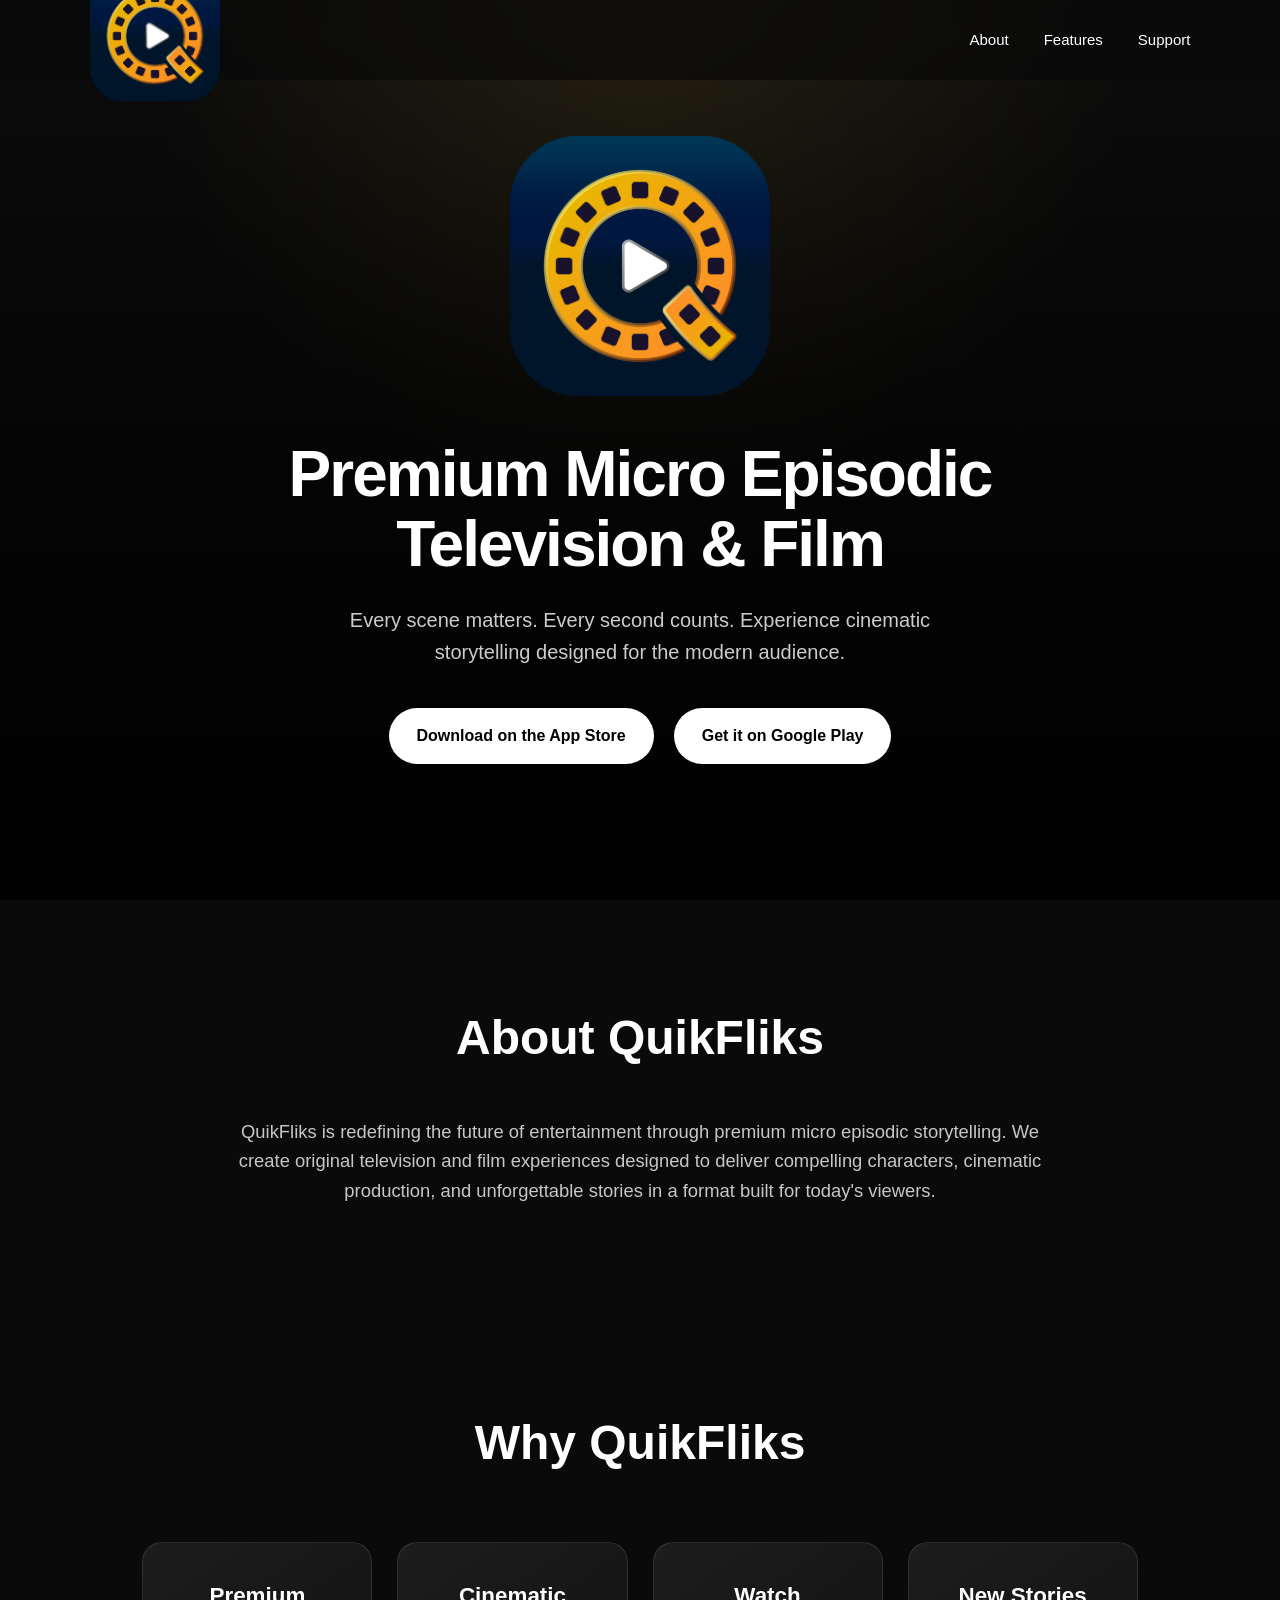
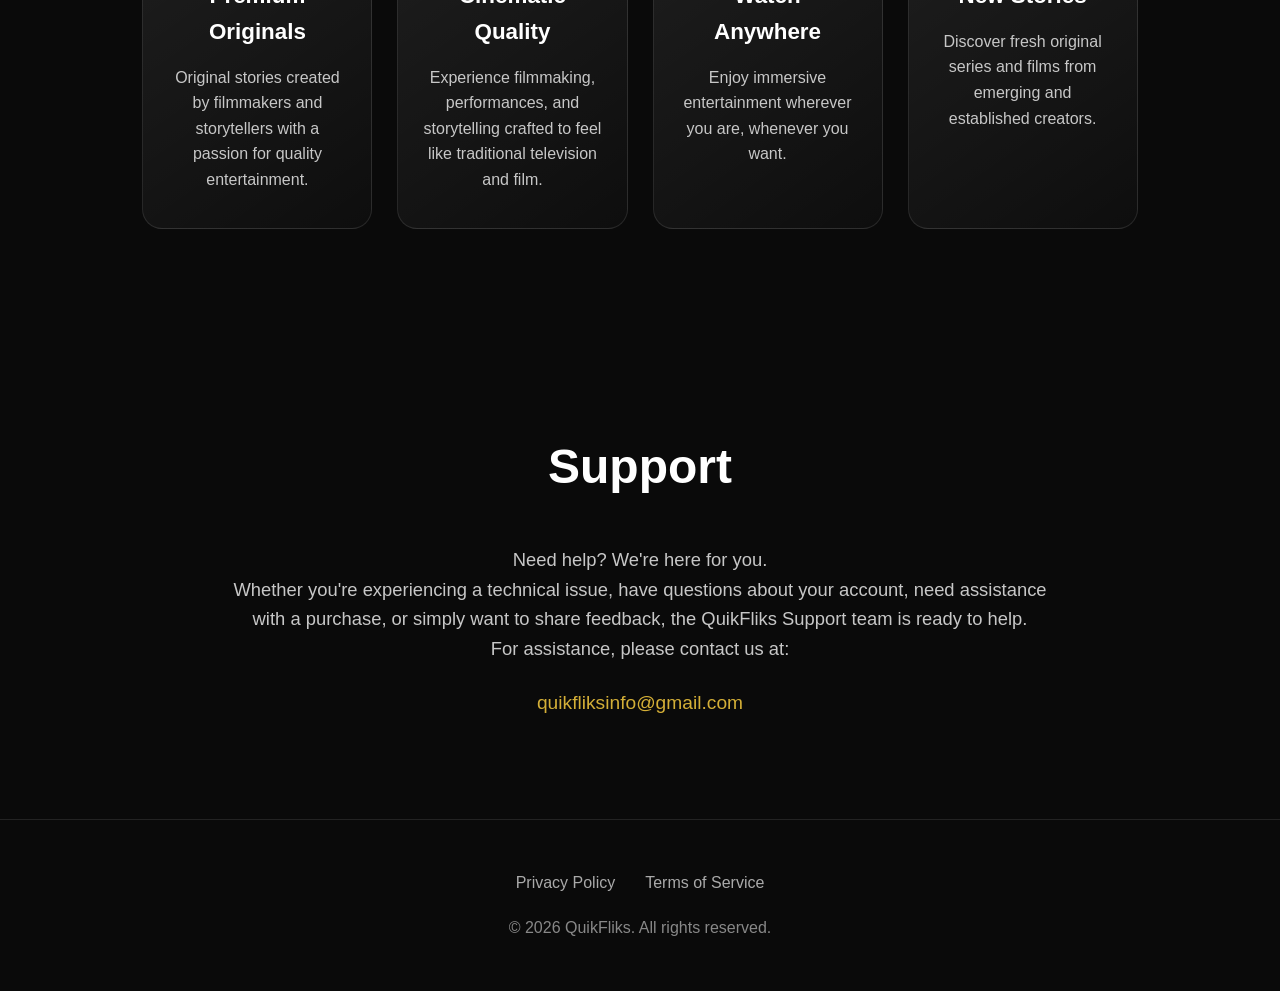
<file: index.html>
<!DOCTYPE html>
<html lang="en">
<head>
    <meta charset="UTF-8">
    <meta name="viewport" content="width=device-width, initial-scale=1.0">

    <title>QuikFliks | Premium Micro Episodic Television & Film</title>

    <meta name="description" content="QuikFliks delivers premium micro episodic television and film. Experience cinematic storytelling, one scene at a time.">

    <meta property="og:title" content="QuikFliks | Premium Micro Episodic Television & Film">
    <meta property="og:description" content="Cinematic stories crafted for today's audience.">
    <meta property="og:type" content="website">

    <link rel="stylesheet" href="style.css">

    <link rel="icon" href="images/favicon.ico">
</head>

<body>

<header class="navbar">
    <div class="logo">
        <img src="images/logo.png" alt="QuikFliks Logo">
    </div>

    <nav>
        <a href="#about">About</a>
        <a href="#features">Features</a>
        <a href="#support">Support</a>
    </nav>
</header>


<section class="hero">

    <div class="hero-overlay"></div>

    <div class="hero-content">

        <img class="hero-logo" src="images/logo.png" alt="QuikFliks">

        <h1>
            Premium Micro Episodic<br>
            Television & Film
        </h1>

        <p>
            Every scene matters. Every second counts.
            Experience cinematic storytelling designed for the modern audience.
        </p>

        <div class="download-buttons">

            <a href="https://apps.apple.com/us/app/quikfliks/id6752529873" class="store-button" target="_blank" rel="noopener noreferrer">
                Download on the App Store
            </a>

            <a href="https://play.google.com/store/apps/details?id=com.quikflikmovies.quikflikshorts&hl=en_US&pli=1" class="store-button" target="_blank" rel="noopener noreferrer">
                Get it on Google Play
            </a>

        </div>

    </div>

</section>



<section id="about" class="section">

    <h2>About QuikFliks</h2>

    <p>
        QuikFliks is redefining the future of entertainment through premium
        micro episodic storytelling. We create original television and film
        experiences designed to deliver compelling characters, cinematic
        production, and unforgettable stories in a format built for today's
        viewers.
    </p>

</section>



<section id="features" class="section">

    <h2>Why QuikFliks</h2>


    <div class="cards">


        <div class="card">

            <h3>Premium Originals</h3>

            <p>
                Original stories created by filmmakers and storytellers
                with a passion for quality entertainment.
            </p>

        </div>



        <div class="card">

            <h3>Cinematic Quality</h3>

            <p>
                Experience filmmaking, performances, and storytelling
                crafted to feel like traditional television and film.
            </p>

        </div>



        <div class="card">

            <h3>Watch Anywhere</h3>

            <p>
                Enjoy immersive entertainment wherever you are,
                whenever you want.
            </p>

        </div>



        <div class="card">

            <h3>New Stories</h3>

            <p>
                Discover fresh original series and films from emerging
                and established creators.
            </p>

        </div>


    </div>

</section>




<section id="support" class="section support">

    <h2>Support</h2>

    <p>
        Need help? We're here for you.
    </p>


    <p>
        Whether you're experiencing a technical issue, have questions about
        your account, need assistance with a purchase, or simply want to
        share feedback, the QuikFliks Support team is ready to help.
    </p>


    <p>
        For assistance, please contact us at:
    </p>


    <a class="email" href="mailto:quikfliksinfo@gmail.com">
        quikfliksinfo@gmail.com
    </a>


</section>




<footer>

    <div class="footer-links">

        <a href="privacy.html">
            Privacy Policy
        </a>

        <a href="terms.html">
            Terms of Service
        </a>

    </div>


    <p>
        © 2026 QuikFliks. All rights reserved.
    </p>

</footer>



<script src="script.js"></script>

</body>
</html>
</file>
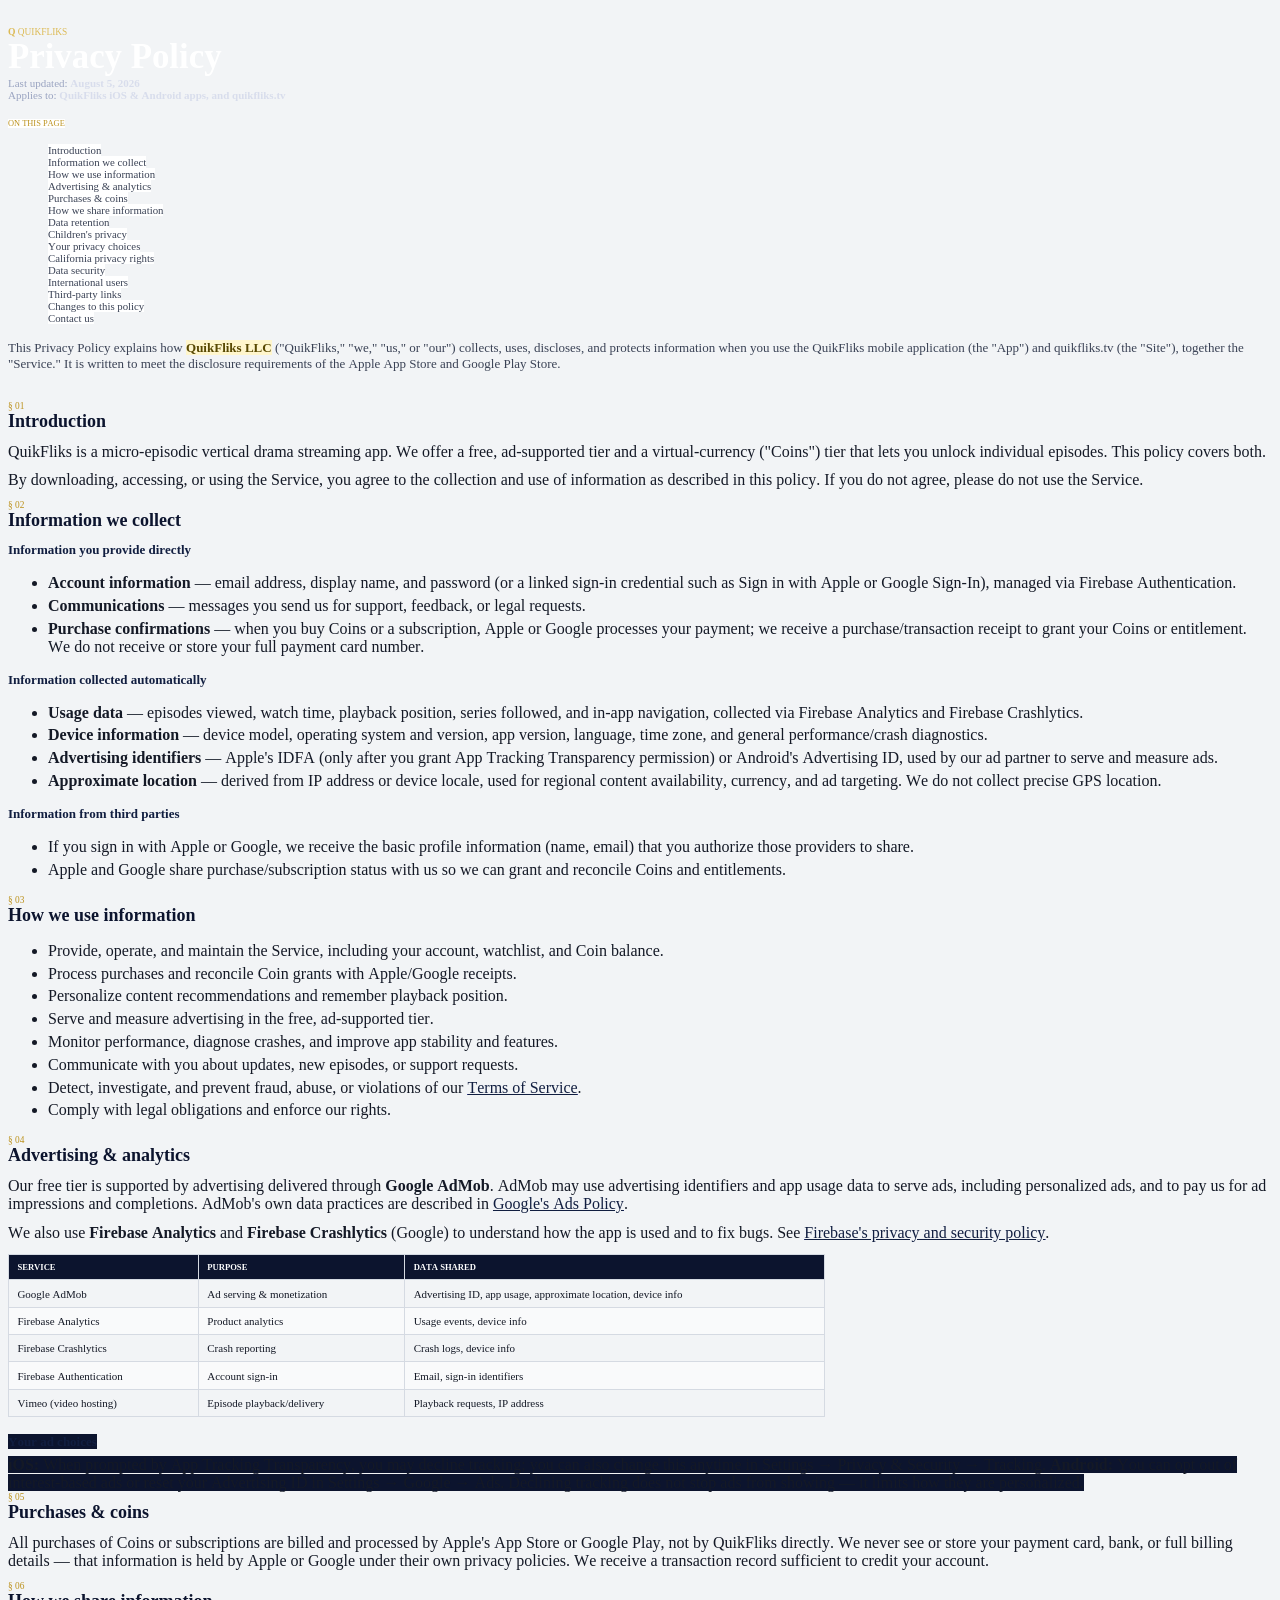
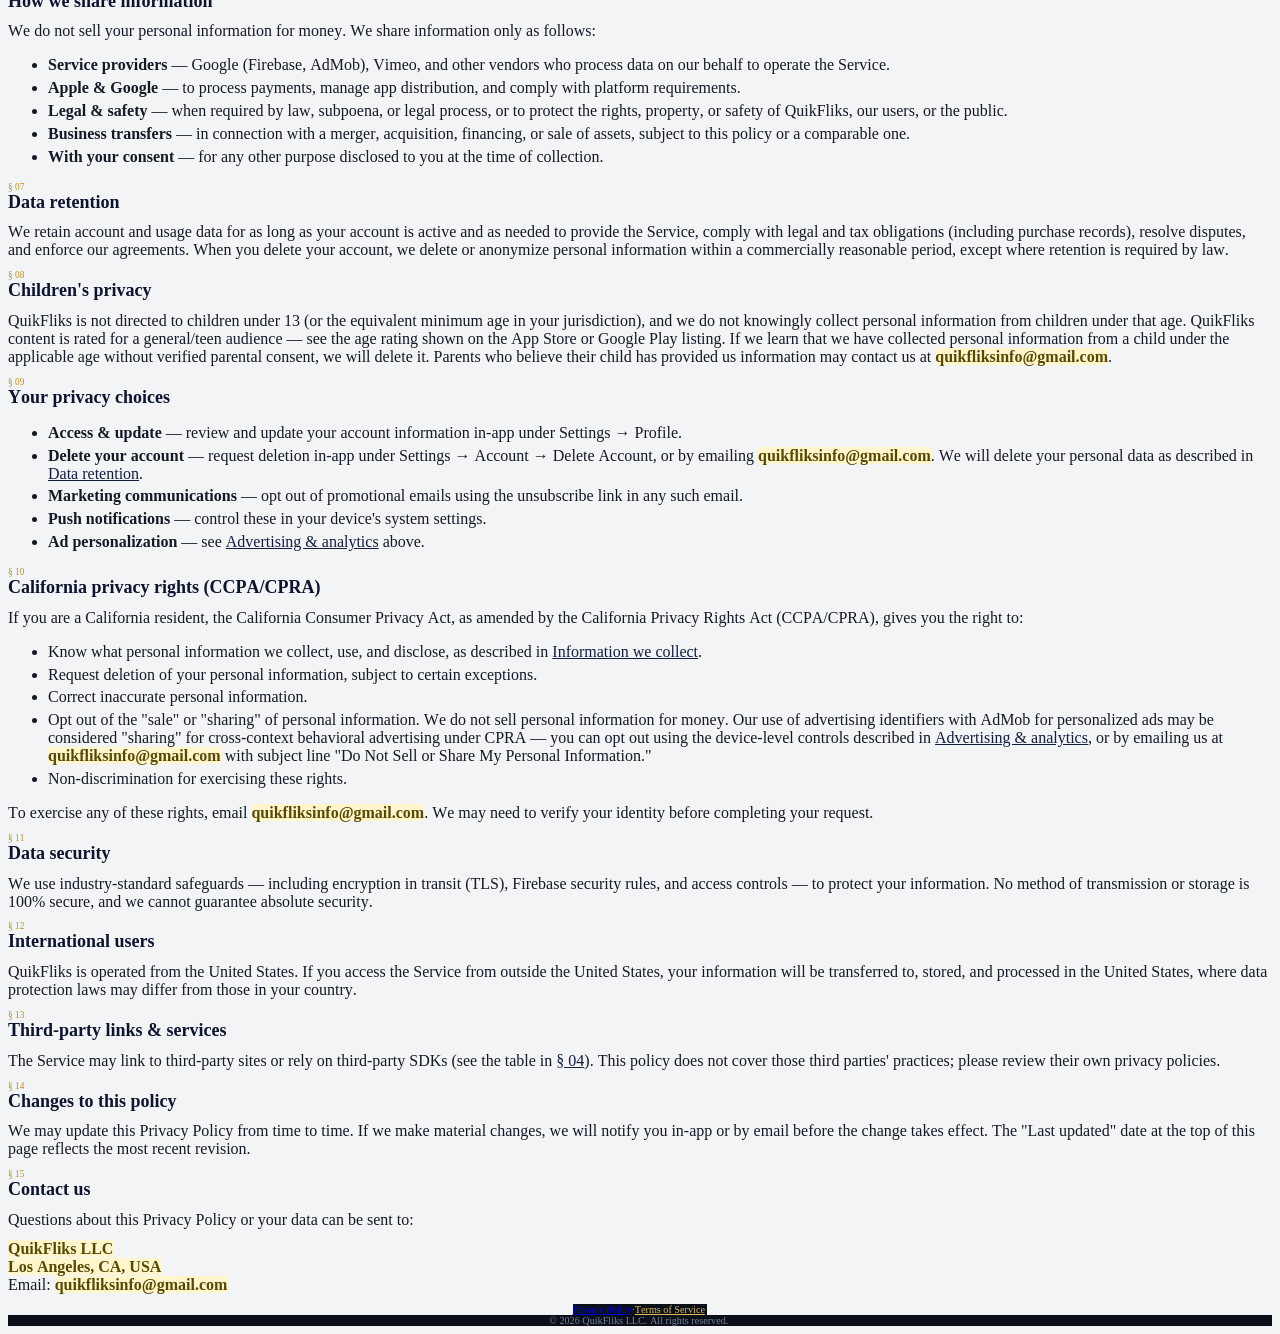
<file: privacy.html>
<!DOCTYPE html PUBLIC "-//W3C//DTD HTML 4.01//EN" "http://www.w3.org/TR/html4/strict.dtd">
<html>
<head>
  <meta http-equiv="Content-Type" content="text/html; charset=utf-8">
  <meta http-equiv="Content-Style-Type" content="text/css">
  <title>Privacy Policy — QuikFliks</title>
  <meta name="Description" content="QuikFliks Privacy Policy — how we collect, use, and protect your information.">
  <meta name="Generator" content="Cocoa HTML Writer">
  <meta name="CocoaVersion" content="2022.7">
  <style type="text/css">
    body {background-color: #f2f4f6}
    p.p1 {margin: 0.0px 0.0px 0.0px 0.0px; line-height: 26.4px; font: 16.0px 'Helvetica Neue'; color: #eaedf6; -webkit-text-stroke: #eaedf6; min-height: 18.0px}
    p.p2 {margin: 0.0px 0.0px 0.0px 0.0px; line-height: 15.8px; font: 9.4px Menlo; color: #dcba55; -webkit-text-stroke: #dcba55}
    p.p4 {margin: 0.0px 0.0px 0.0px 0.0px; line-height: 18.2px; font: 11.0px 'Helvetica Neue'; color: #9aa4c1; -webkit-text-stroke: #9aa4c1}
    p.p5 {margin: 0.0px 0.0px 0.0px 0.0px; line-height: 18.2px; font: 11.0px 'Helvetica Neue'; color: #d8ddec; -webkit-text-stroke: #d8ddec}
    p.p6 {margin: 0.0px 0.0px 9.6px 0.0px; line-height: 13.9px; font: 8.4px Menlo; color: #bc921e; -webkit-text-stroke: #bc921e}
    p.p8 {margin: 0.0px 0.0px 28.8px 0.0px; line-height: 21.4px; font: 13.0px 'Helvetica Neue'; color: #3a4255; -webkit-text-stroke: #3a4255}
    p.p9 {margin: 0.0px 0.0px 0.0px 0.0px; line-height: 15.4px; font: 9.4px Menlo; color: #bc921e; -webkit-text-stroke: #bc921e}
    p.p11 {margin: 0.0px 0.0px 10.8px 0.0px; line-height: 26.4px; font: 16.0px 'Helvetica Neue'; color: #141926; -webkit-text-stroke: #141926}
    p.p14 {margin: 0.0px 0.0px 0.0px 0.0px; line-height: 14.3px; font: 8.6px Menlo; color: #ffffff; -webkit-text-stroke: #ffffff}
    p.p15 {margin: 0.0px 0.0px 0.0px 0.0px; line-height: 18.2px; font: 11.0px 'Helvetica Neue'; color: #141926; -webkit-text-stroke: #141926}
    p.p16 {margin: 0.0px 0.0px 0.0px 0.0px; line-height: 26.4px; font: 16.0px 'Helvetica Neue'; color: #141926; -webkit-text-stroke: #141926}
    p.p17 {margin: 0.0px 0.0px 10.8px 0.0px; line-height: 26.4px; font: 16.0px 'Helvetica Neue'; color: #584802; -webkit-text-stroke: #584802}
    p.p18 {margin: 0.0px 0.0px 0.0px 0.0px; text-align: center; line-height: 16.8px; font: 10.2px 'Helvetica Neue'; color: #dcba55; -webkit-text-stroke: #dcba55}
    p.p19 {margin: 0.0px 0.0px 0.0px 0.0px; text-align: center; line-height: 16.8px; font: 10.2px 'Helvetica Neue'; color: #76819d; -webkit-text-stroke: #76819d; background-color: #0a0f18}
    li.li7 {margin: 0.0px 0.0px 0.0px 0.0px; line-height: 17.8px; font: 10.8px 'Helvetica Neue'; color: #3a4255; -webkit-text-stroke: #3a4255}
    li.li13 {margin: 0.0px 0.0px 4.8px 0.0px; line-height: 26.4px; font: 16.0px 'Helvetica Neue'; color: #141926; -webkit-text-stroke: #141926}
    span.s1 {font-kerning: none}
    span.s2 {font: 9.6px Times; font-kerning: none}
    span.s3 {font-kerning: none; color: #d8ddec; -webkit-text-stroke: 0px #d8ddec}
    span.s4 {font-kerning: none; color: #9aa4c1; -webkit-text-stroke: 0px #9aa4c1}
    span.s5 {font-kerning: none; background-color: #ffffff}
    span.s6 {background-color: #ffffff; -webkit-text-stroke: 0px #000000}
    span.s7 {font-kerning: none; color: #584802; background-color: #fff6cd; -webkit-text-stroke: 0px #584802}
    span.s8 {-webkit-text-stroke: 0px #000000}
    span.s9 {text-decoration: underline ; font-kerning: none; color: #111e40; -webkit-text-stroke: 0px #111e40}
    span.s10 {font-kerning: none; background-color: #0c142e}
    span.s11 {font-kerning: none; background-color: #fff6cd}
    span.s12 {font-kerning: none; color: #141926; -webkit-text-stroke: 0px #141926}
    span.s13 {text-decoration: underline ; font-kerning: none; background-color: #0a0f18}
    span.s14 {font-kerning: none; color: #76819d; background-color: #0a0f18; -webkit-text-stroke: 0px #76819d}
    span.s15 {text-decoration: underline ; font-kerning: none; color: #dcba55; -webkit-text-stroke: 0px #dcba55}
    table.t1 {margin: 12.0px 0.0px 16.8px 0.0px; border-collapse: collapse}
    td.td1 {width: 172.1px; background-color: #0c142e; border-style: solid; border-width: 1.0px 1.0px 1.0px 1.0px; border-color: #d5dae2 #d5dae2 #d5dae2 #d5dae2; padding: 7.2px 8.4px 7.2px 8.4px}
    td.td2 {width: 188.6px; background-color: #0c142e; border-style: solid; border-width: 1.0px 1.0px 1.0px 1.0px; border-color: #d5dae2 #d5dae2 #d5dae2 #d5dae2; padding: 7.2px 8.4px 7.2px 8.4px}
    td.td3 {width: 402.3px; background-color: #0c142e; border-style: solid; border-width: 1.0px 1.0px 1.0px 1.0px; border-color: #d5dae2 #d5dae2 #d5dae2 #d5dae2; padding: 7.2px 8.4px 7.2px 8.4px}
    td.td4 {width: 172.1px; border-style: solid; border-width: 1.0px 1.0px 1.0px 1.0px; border-color: #d5dae2 #d5dae2 #d5dae2 #d5dae2; padding: 7.2px 8.4px 7.2px 8.4px}
    td.td5 {width: 188.6px; border-style: solid; border-width: 1.0px 1.0px 1.0px 1.0px; border-color: #d5dae2 #d5dae2 #d5dae2 #d5dae2; padding: 7.2px 8.4px 7.2px 8.4px}
    td.td6 {width: 402.3px; border-style: solid; border-width: 1.0px 1.0px 1.0px 1.0px; border-color: #d5dae2 #d5dae2 #d5dae2 #d5dae2; padding: 7.2px 8.4px 7.2px 8.4px}
    td.td7 {width: 172.1px; background-color: #f9fafb; border-style: solid; border-width: 1.0px 1.0px 1.0px 1.0px; border-color: #d5dae2 #d5dae2 #d5dae2 #d5dae2; padding: 7.2px 8.4px 7.2px 8.4px}
    td.td8 {width: 188.6px; background-color: #f9fafb; border-style: solid; border-width: 1.0px 1.0px 1.0px 1.0px; border-color: #d5dae2 #d5dae2 #d5dae2 #d5dae2; padding: 7.2px 8.4px 7.2px 8.4px}
    td.td9 {width: 402.3px; background-color: #f9fafb; border-style: solid; border-width: 1.0px 1.0px 1.0px 1.0px; border-color: #d5dae2 #d5dae2 #d5dae2 #d5dae2; padding: 7.2px 8.4px 7.2px 8.4px}
    ul.ul1 {list-style-type: none}
    ul.ul2 {list-style-type: disc}
  </style>
</head>
<body>
<p class="p1"><span class="s1"></span><br></p>
<p class="p2"><span class="s2"><b>Q</b></span><span class="s1"> QUIKFLIKS</span></p>
<h1 style="margin: 0.0px 0.0px 0.0px 0.0px; line-height: 40.0px; font: 34.8px Georgia; color: #ffffff; -webkit-text-stroke: #ffffff"><span class="s1"><b>Privacy Policy</b></span></h1>
<p class="p4"><span class="s1">Last updated: </span><span class="s3"><b>August 5, 2026</b></span></p>
<p class="p5"><span class="s4">Applies to: </span><span class="s1"><b>QuikFliks iOS &amp; Android apps, and quikfliks.tv</b></span></p>
<p class="p1"><span class="s1"></span><br></p>
<p class="p6"><span class="s5">ON THIS PAGE</span></p>
<ul class="ul1">
  <li class="li7"><span class="s6"></span><span class="s5">Introduction</span></li>
  <li class="li7"><span class="s6"></span><span class="s5">Information we collect</span></li>
  <li class="li7"><span class="s6"></span><span class="s5">How we use information</span></li>
  <li class="li7"><span class="s6"></span><span class="s5">Advertising &amp; analytics</span></li>
  <li class="li7"><span class="s6"></span><span class="s5">Purchases &amp; coins</span></li>
  <li class="li7"><span class="s6"></span><span class="s5">How we share information</span></li>
  <li class="li7"><span class="s6"></span><span class="s5">Data retention</span></li>
  <li class="li7"><span class="s6"></span><span class="s5">Children's privacy</span></li>
  <li class="li7"><span class="s6"></span><span class="s5">Your privacy choices</span></li>
  <li class="li7"><span class="s6"></span><span class="s5">California privacy rights</span></li>
  <li class="li7"><span class="s6"></span><span class="s5">Data security</span></li>
  <li class="li7"><span class="s6"></span><span class="s5">International users</span></li>
  <li class="li7"><span class="s6"></span><span class="s5">Third-party links</span></li>
  <li class="li7"><span class="s6"></span><span class="s5">Changes to this policy</span></li>
  <li class="li7"><span class="s6"></span><span class="s5">Contact us</span></li>
</ul>
<p class="p8"><span class="s1">This Privacy Policy explains how </span><span class="s7"><b>QuikFliks LLC</b></span><span class="s1"> ("QuikFliks," "we," "us," or "our") collects, uses, discloses, and protects information when you use the QuikFliks mobile application (the "App") and quikfliks.tv (the "Site"), together the "Service." It is written to meet the disclosure requirements of the Apple App Store and Google Play Store.</span></p>
<p class="p9"><span class="s1">§ 01</span></p>
<h2 style="margin: 0.0px 0.0px 10.8px 0.0px; line-height: 20.7px; font: 18.0px Georgia; color: #0c142e; -webkit-text-stroke: #0c142e"><span class="s1"><b>Introduction</b></span></h2>
<p class="p11"><span class="s1">QuikFliks is a micro-episodic vertical drama streaming app. We offer a free, ad-supported tier and a virtual-currency ("Coins") tier that lets you unlock individual episodes. This policy covers both.</span></p>
<p class="p11"><span class="s1">By downloading, accessing, or using the Service, you agree to the collection and use of information as described in this policy. If you do not agree, please do not use the Service.</span></p>
<p class="p9"><span class="s1">§ 02</span></p>
<h2 style="margin: 0.0px 0.0px 10.8px 0.0px; line-height: 20.7px; font: 18.0px Georgia; color: #0c142e; -webkit-text-stroke: #0c142e"><span class="s1"><b>Information we collect</b></span></h2>
<h3 style="margin: 0.0px 0.0px 6.0px 0.0px; line-height: 14.9px; font: 13.0px Georgia; color: #111e40; -webkit-text-stroke: #111e40"><span class="s1"><b>Information you provide directly</b></span></h3>
<ul class="ul2">
  <li class="li13"><span class="s8"><b></b></span><span class="s1"><b>Account information</b> — email address, display name, and password (or a linked sign-in credential such as Sign in with Apple or Google Sign-In), managed via Firebase Authentication.</span></li>
  <li class="li13"><span class="s8"><b></b></span><span class="s1"><b>Communications</b> — messages you send us for support, feedback, or legal requests.</span></li>
  <li class="li13"><span class="s8"><b></b></span><span class="s1"><b>Purchase confirmations</b> — when you buy Coins or a subscription, Apple or Google processes your payment; we receive a purchase/transaction receipt to grant your Coins or entitlement. We do not receive or store your full payment card number.</span></li>
</ul>
<h3 style="margin: 0.0px 0.0px 6.0px 0.0px; line-height: 14.9px; font: 13.0px Georgia; color: #111e40; -webkit-text-stroke: #111e40"><span class="s1"><b>Information collected automatically</b></span></h3>
<ul class="ul2">
  <li class="li13"><span class="s8"><b></b></span><span class="s1"><b>Usage data</b> — episodes viewed, watch time, playback position, series followed, and in-app navigation, collected via Firebase Analytics and Firebase Crashlytics.</span></li>
  <li class="li13"><span class="s8"><b></b></span><span class="s1"><b>Device information</b> — device model, operating system and version, app version, language, time zone, and general performance/crash diagnostics.</span></li>
  <li class="li13"><span class="s8"><b></b></span><span class="s1"><b>Advertising identifiers</b> — Apple's IDFA (only after you grant App Tracking Transparency permission) or Android's Advertising ID, used by our ad partner to serve and measure ads.</span></li>
  <li class="li13"><span class="s8"><b></b></span><span class="s1"><b>Approximate location</b> — derived from IP address or device locale, used for regional content availability, currency, and ad targeting. We do not collect precise GPS location.</span></li>
</ul>
<h3 style="margin: 0.0px 0.0px 6.0px 0.0px; line-height: 14.9px; font: 13.0px Georgia; color: #111e40; -webkit-text-stroke: #111e40"><span class="s1"><b>Information from third parties</b></span></h3>
<ul class="ul2">
  <li class="li13"><span class="s8"></span><span class="s1">If you sign in with Apple or Google, we receive the basic profile information (name, email) that you authorize those providers to share.</span></li>
  <li class="li13"><span class="s8"></span><span class="s1">Apple and Google share purchase/subscription status with us so we can grant and reconcile Coins and entitlements.</span></li>
</ul>
<p class="p9"><span class="s1">§ 03</span></p>
<h2 style="margin: 0.0px 0.0px 10.8px 0.0px; line-height: 20.7px; font: 18.0px Georgia; color: #0c142e; -webkit-text-stroke: #0c142e"><span class="s1"><b>How we use information</b></span></h2>
<ul class="ul2">
  <li class="li13"><span class="s8"></span><span class="s1">Provide, operate, and maintain the Service, including your account, watchlist, and Coin balance.</span></li>
  <li class="li13"><span class="s8"></span><span class="s1">Process purchases and reconcile Coin grants with Apple/Google receipts.</span></li>
  <li class="li13"><span class="s8"></span><span class="s1">Personalize content recommendations and remember playback position.</span></li>
  <li class="li13"><span class="s8"></span><span class="s1">Serve and measure advertising in the free, ad-supported tier.</span></li>
  <li class="li13"><span class="s8"></span><span class="s1">Monitor performance, diagnose crashes, and improve app stability and features.</span></li>
  <li class="li13"><span class="s8"></span><span class="s1">Communicate with you about updates, new episodes, or support requests.</span></li>
  <li class="li13"><span class="s8"></span><span class="s1">Detect, investigate, and prevent fraud, abuse, or violations of our <a href="file:///Users/Dan/Documents/QuikFliks/quikfliks-website/terms.html"><span class="s9">Terms of Service</span></a>.</span></li>
  <li class="li13"><span class="s8"></span><span class="s1">Comply with legal obligations and enforce our rights.</span></li>
</ul>
<p class="p9"><span class="s1">§ 04</span></p>
<h2 style="margin: 0.0px 0.0px 10.8px 0.0px; line-height: 20.7px; font: 18.0px Georgia; color: #0c142e; -webkit-text-stroke: #0c142e"><span class="s1"><b>Advertising &amp; analytics</b></span></h2>
<p class="p11"><span class="s1">Our free tier is supported by advertising delivered through <b>Google AdMob</b>. AdMob may use advertising identifiers and app usage data to serve ads, including personalized ads, and to pay us for ad impressions and completions. AdMob's own data practices are described in <a href="https://policies.google.com/technologies/ads"><span class="s9">Google's Ads Policy</span></a>.</span></p>
<p class="p11"><span class="s1">We also use <b>Firebase Analytics</b> and <b>Firebase Crashlytics</b> (Google) to understand how the app is used and to fix bugs. See <a href="https://firebase.google.com/support/privacy"><span class="s9">Firebase's privacy and security policy</span></a>.</span></p>
<table cellspacing="0" cellpadding="0" class="t1">
  <tbody>
    <tr>
      <td valign="top" class="td1">
        <p class="p14"><span class="s1"><b>SERVICE</b></span></p>
      </td>
      <td valign="top" class="td2">
        <p class="p14"><span class="s1"><b>PURPOSE</b></span></p>
      </td>
      <td valign="top" class="td3">
        <p class="p14"><span class="s1"><b>DATA SHARED</b></span></p>
      </td>
    </tr>
    <tr>
      <td valign="top" class="td4">
        <p class="p15"><span class="s1">Google AdMob</span></p>
      </td>
      <td valign="top" class="td5">
        <p class="p15"><span class="s1">Ad serving &amp; monetization</span></p>
      </td>
      <td valign="top" class="td6">
        <p class="p15"><span class="s1">Advertising ID, app usage, approximate location, device info</span></p>
      </td>
    </tr>
    <tr>
      <td valign="top" class="td7">
        <p class="p15"><span class="s1">Firebase Analytics</span></p>
      </td>
      <td valign="top" class="td8">
        <p class="p15"><span class="s1">Product analytics</span></p>
      </td>
      <td valign="top" class="td9">
        <p class="p15"><span class="s1">Usage events, device info</span></p>
      </td>
    </tr>
    <tr>
      <td valign="top" class="td4">
        <p class="p15"><span class="s1">Firebase Crashlytics</span></p>
      </td>
      <td valign="top" class="td5">
        <p class="p15"><span class="s1">Crash reporting</span></p>
      </td>
      <td valign="top" class="td6">
        <p class="p15"><span class="s1">Crash logs, device info</span></p>
      </td>
    </tr>
    <tr>
      <td valign="top" class="td7">
        <p class="p15"><span class="s1">Firebase Authentication</span></p>
      </td>
      <td valign="top" class="td8">
        <p class="p15"><span class="s1">Account sign-in</span></p>
      </td>
      <td valign="top" class="td9">
        <p class="p15"><span class="s1">Email, sign-in identifiers</span></p>
      </td>
    </tr>
    <tr>
      <td valign="top" class="td4">
        <p class="p15"><span class="s1">Vimeo (video hosting)</span></p>
      </td>
      <td valign="top" class="td5">
        <p class="p15"><span class="s1">Episode playback/delivery</span></p>
      </td>
      <td valign="top" class="td6">
        <p class="p15"><span class="s1">Playback requests, IP address</span></p>
      </td>
    </tr>
  </tbody>
</table>
<h3 style="margin: 0.0px 0.0px 6.0px 0.0px; line-height: 14.9px; font: 13.0px Georgia; color: #111e40; -webkit-text-stroke: #111e40"><span class="s10"><b>Your ad choices</b></span></h3>
<p class="p16"><span class="s10"><b>iOS:</b> When prompted by App Tracking Transparency, you may decline tracking; you can also change this anytime in Settings → Privacy &amp; Security → Tracking. <b>Android:</b> You can opt out of interest-based ads or reset your Advertising ID in Settings → Google → Ads. Declining tracking does not stop ads from showing — it limits how they are personalized.</span></p>
<p class="p9"><span class="s1">§ 05</span></p>
<h2 style="margin: 0.0px 0.0px 10.8px 0.0px; line-height: 20.7px; font: 18.0px Georgia; color: #0c142e; -webkit-text-stroke: #0c142e"><span class="s1"><b>Purchases &amp; coins</b></span></h2>
<p class="p11"><span class="s1">All purchases of Coins or subscriptions are billed and processed by Apple's App Store or Google Play, not by QuikFliks directly. We never see or store your payment card, bank, or full billing details — that information is held by Apple or Google under their own privacy policies. We receive a transaction record sufficient to credit your account.</span></p>
<p class="p9"><span class="s1">§ 06</span></p>
<h2 style="margin: 0.0px 0.0px 10.8px 0.0px; line-height: 20.7px; font: 18.0px Georgia; color: #0c142e; -webkit-text-stroke: #0c142e"><span class="s1"><b>How we share information</b></span></h2>
<p class="p11"><span class="s1">We do not sell your personal information for money. We share information only as follows:</span></p>
<ul class="ul2">
  <li class="li13"><span class="s8"><b></b></span><span class="s1"><b>Service providers</b> — Google (Firebase, AdMob), Vimeo, and other vendors who process data on our behalf to operate the Service.</span></li>
  <li class="li13"><span class="s8"><b></b></span><span class="s1"><b>Apple &amp; Google</b> — to process payments, manage app distribution, and comply with platform requirements.</span></li>
  <li class="li13"><span class="s8"><b></b></span><span class="s1"><b>Legal &amp; safety</b> — when required by law, subpoena, or legal process, or to protect the rights, property, or safety of QuikFliks, our users, or the public.</span></li>
  <li class="li13"><span class="s8"><b></b></span><span class="s1"><b>Business transfers</b> — in connection with a merger, acquisition, financing, or sale of assets, subject to this policy or a comparable one.</span></li>
  <li class="li13"><span class="s8"><b></b></span><span class="s1"><b>With your consent</b> — for any other purpose disclosed to you at the time of collection.</span></li>
</ul>
<p class="p9"><span class="s1">§ 07</span></p>
<h2 style="margin: 0.0px 0.0px 10.8px 0.0px; line-height: 20.7px; font: 18.0px Georgia; color: #0c142e; -webkit-text-stroke: #0c142e"><span class="s1"><b>Data retention</b></span></h2>
<p class="p11"><span class="s1">We retain account and usage data for as long as your account is active and as needed to provide the Service, comply with legal and tax obligations (including purchase records), resolve disputes, and enforce our agreements. When you delete your account, we delete or anonymize personal information within a commercially reasonable period, except where retention is required by law.</span></p>
<p class="p9"><span class="s1">§ 08</span></p>
<h2 style="margin: 0.0px 0.0px 10.8px 0.0px; line-height: 20.7px; font: 18.0px Georgia; color: #0c142e; -webkit-text-stroke: #0c142e"><span class="s1"><b>Children's privacy</b></span></h2>
<p class="p11"><span class="s1">QuikFliks is not directed to children under 13 (or the equivalent minimum age in your jurisdiction), and we do not knowingly collect personal information from children under that age. QuikFliks content is rated for a general/teen audience — see the age rating shown on the App Store or Google Play listing. If we learn that we have collected personal information from a child under the applicable age without verified parental consent, we will delete it. Parents who believe their child has provided us information may contact us at </span><span class="s7"><b>quikfliksinfo@gmail.com</b></span><span class="s1">.</span></p>
<p class="p9"><span class="s1">§ 09</span></p>
<h2 style="margin: 0.0px 0.0px 10.8px 0.0px; line-height: 20.7px; font: 18.0px Georgia; color: #0c142e; -webkit-text-stroke: #0c142e"><span class="s1"><b>Your privacy choices</b></span></h2>
<ul class="ul2">
  <li class="li13"><span class="s8"><b></b></span><span class="s1"><b>Access &amp; update</b> — review and update your account information in-app under Settings → Profile.</span></li>
  <li class="li13"><span class="s8"><b></b></span><span class="s1"><b>Delete your account</b> — request deletion in-app under Settings → Account → Delete Account, or by emailing </span><span class="s7"><b>quikfliksinfo@gmail.com</b></span><span class="s1">. We will delete your personal data as described in </span><span class="s9">Data retention</span><span class="s1">.</span></li>
  <li class="li13"><span class="s8"><b></b></span><span class="s1"><b>Marketing communications</b> — opt out of promotional emails using the unsubscribe link in any such email.</span></li>
  <li class="li13"><span class="s8"><b></b></span><span class="s1"><b>Push notifications</b> — control these in your device's system settings.</span></li>
  <li class="li13"><span class="s8"><b></b></span><span class="s1"><b>Ad personalization</b> — see </span><span class="s9">Advertising &amp; analytics</span><span class="s1"> above.</span></li>
</ul>
<p class="p9"><span class="s1">§ 10</span></p>
<h2 style="margin: 0.0px 0.0px 10.8px 0.0px; line-height: 20.7px; font: 18.0px Georgia; color: #0c142e; -webkit-text-stroke: #0c142e"><span class="s1"><b>California privacy rights (CCPA/CPRA)</b></span></h2>
<p class="p11"><span class="s1">If you are a California resident, the California Consumer Privacy Act, as amended by the California Privacy Rights Act (CCPA/CPRA), gives you the right to:</span></p>
<ul class="ul2">
  <li class="li13"><span class="s8"></span><span class="s1">Know what personal information we collect, use, and disclose, as described in </span><span class="s9">Information we collect</span><span class="s1">.</span></li>
  <li class="li13"><span class="s8"></span><span class="s1">Request deletion of your personal information, subject to certain exceptions.</span></li>
  <li class="li13"><span class="s8"></span><span class="s1">Correct inaccurate personal information.</span></li>
  <li class="li13"><span class="s8"></span><span class="s1">Opt out of the "sale" or "sharing" of personal information. We do not sell personal information for money. Our use of advertising identifiers with AdMob for personalized ads may be considered "sharing" for cross-context behavioral advertising under CPRA — you can opt out using the device-level controls described in </span><span class="s9">Advertising &amp; analytics</span><span class="s1">, or by emailing us at </span><span class="s7"><b>quikfliksinfo@gmail.com</b></span><span class="s1"> with subject line "Do Not Sell or Share My Personal Information."</span></li>
  <li class="li13"><span class="s8"></span><span class="s1">Non-discrimination for exercising these rights.</span></li>
</ul>
<p class="p11"><span class="s1">To exercise any of these rights, email </span><span class="s7"><b>quikfliksinfo@gmail.com</b></span><span class="s1">. We may need to verify your identity before completing your request.</span></p>
<p class="p9"><span class="s1">§ 11</span></p>
<h2 style="margin: 0.0px 0.0px 10.8px 0.0px; line-height: 20.7px; font: 18.0px Georgia; color: #0c142e; -webkit-text-stroke: #0c142e"><span class="s1"><b>Data security</b></span></h2>
<p class="p11"><span class="s1">We use industry-standard safeguards — including encryption in transit (TLS), Firebase security rules, and access controls — to protect your information. No method of transmission or storage is 100% secure, and we cannot guarantee absolute security.</span></p>
<p class="p9"><span class="s1">§ 12</span></p>
<h2 style="margin: 0.0px 0.0px 10.8px 0.0px; line-height: 20.7px; font: 18.0px Georgia; color: #0c142e; -webkit-text-stroke: #0c142e"><span class="s1"><b>International users</b></span></h2>
<p class="p11"><span class="s1">QuikFliks is operated from the United States. If you access the Service from outside the United States, your information will be transferred to, stored, and processed in the United States, where data protection laws may differ from those in your country.</span></p>
<p class="p9"><span class="s1">§ 13</span></p>
<h2 style="margin: 0.0px 0.0px 10.8px 0.0px; line-height: 20.7px; font: 18.0px Georgia; color: #0c142e; -webkit-text-stroke: #0c142e"><span class="s1"><b>Third-party links &amp; services</b></span></h2>
<p class="p11"><span class="s1">The Service may link to third-party sites or rely on third-party SDKs (see the table in </span><span class="s9">§ 04</span><span class="s1">). This policy does not cover those third parties' practices; please review their own privacy policies.</span></p>
<p class="p9"><span class="s1">§ 14</span></p>
<h2 style="margin: 0.0px 0.0px 10.8px 0.0px; line-height: 20.7px; font: 18.0px Georgia; color: #0c142e; -webkit-text-stroke: #0c142e"><span class="s1"><b>Changes to this policy</b></span></h2>
<p class="p11"><span class="s1">We may update this Privacy Policy from time to time. If we make material changes, we will notify you in-app or by email before the change takes effect. The "Last updated" date at the top of this page reflects the most recent revision.</span></p>
<p class="p9"><span class="s1">§ 15</span></p>
<h2 style="margin: 0.0px 0.0px 10.8px 0.0px; line-height: 20.7px; font: 18.0px Georgia; color: #0c142e; -webkit-text-stroke: #0c142e"><span class="s1"><b>Contact us</b></span></h2>
<p class="p11"><span class="s1">Questions about this Privacy Policy or your data can be sent to:</span></p>
<p class="p17"><span class="s11"><b>QuikFliks LLC</b></span><span class="s12"><br>
</span><span class="s11"><b>Los Angeles, CA, USA</b></span><span class="s12"><br>
Email: </span><span class="s11"><b>quikfliksinfo@gmail.com</b></span><span class="s12"><span class="Apple-converted-space"> </span></span></p>
<p class="p18"><span class="s13"><a href="file:///Users/Dan/Documents/QuikFliks/quikfliks-website/privacy-policy.html">Privacy Policy</a></span><span class="s14">·<a href="file:///Users/Dan/Documents/QuikFliks/quikfliks-website/terms.html"><span class="s15">Terms of Service</span></a><span class="Apple-converted-space"> </span></span></p>
<p class="p19"><span class="s1">© 2026 QuikFliks LLC. All rights reserved.<span class="Apple-converted-space"> </span></span></p>
</body>
</html>
</file>
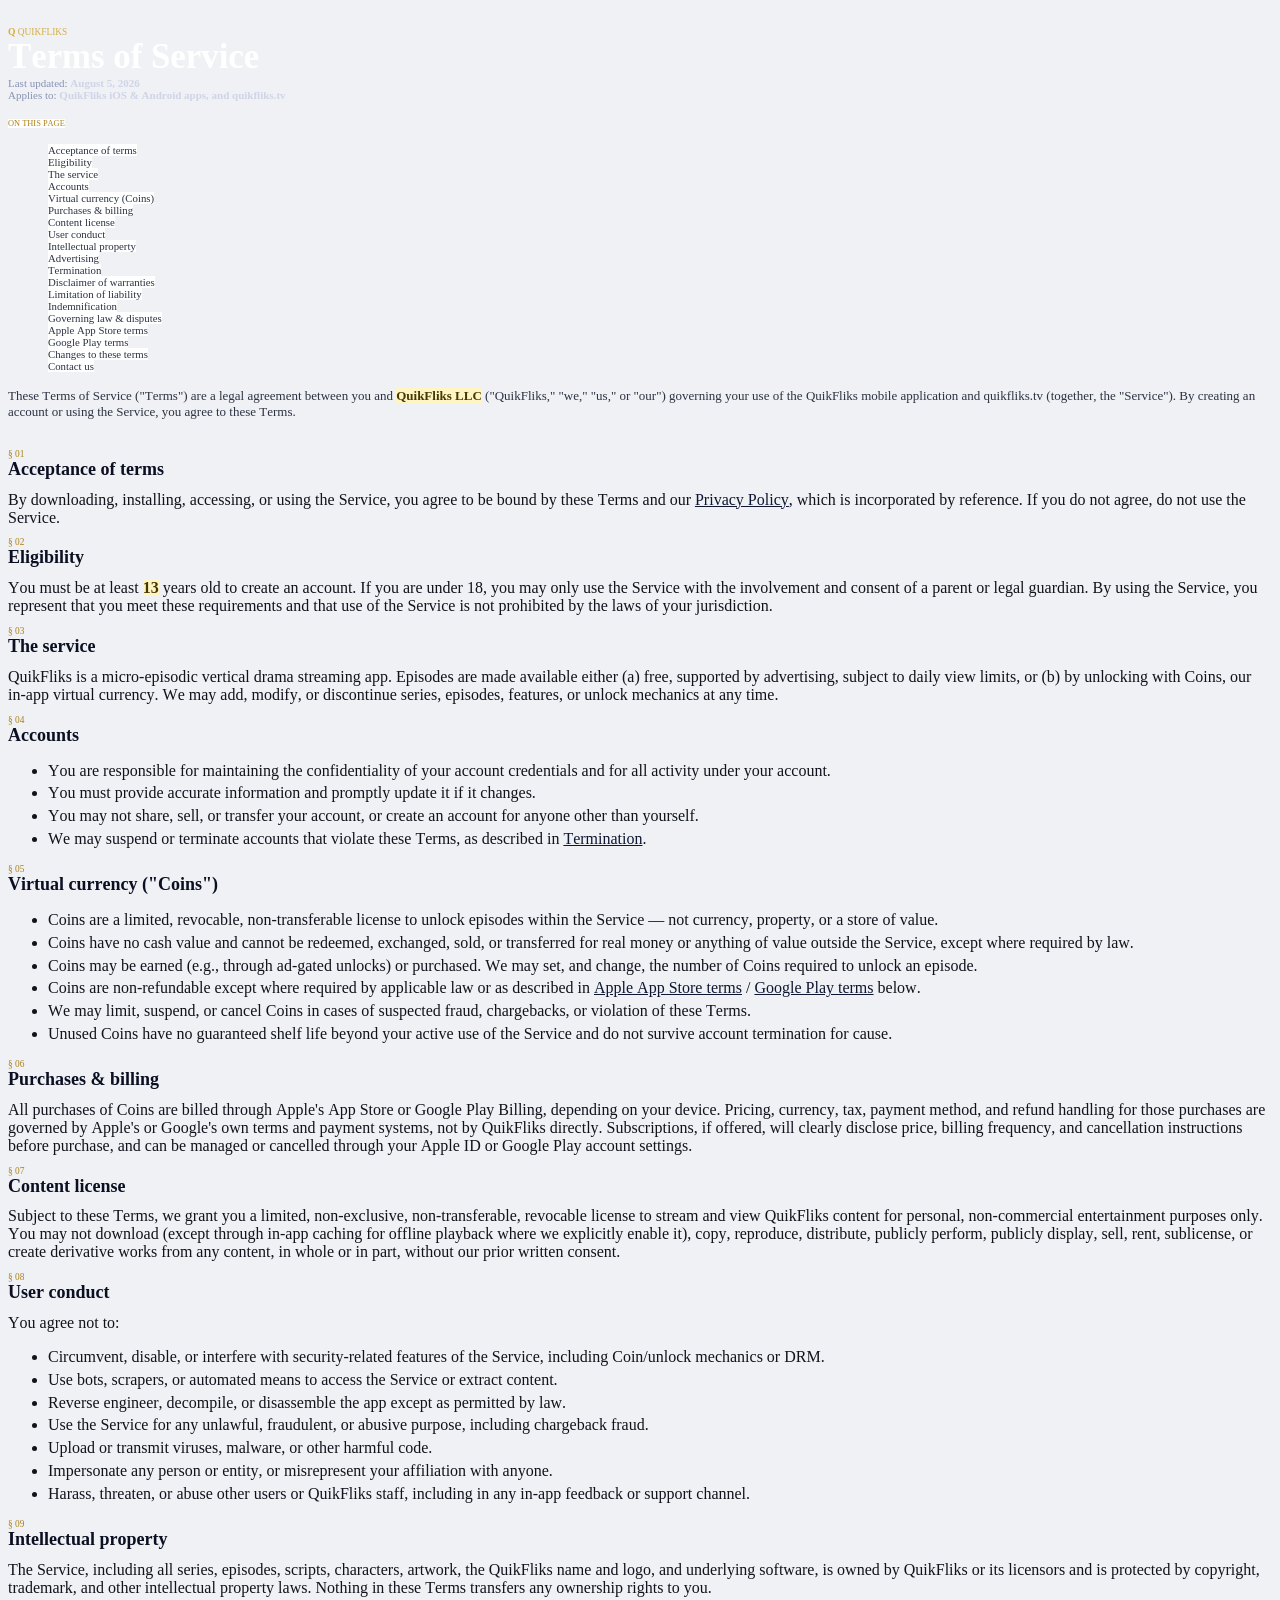
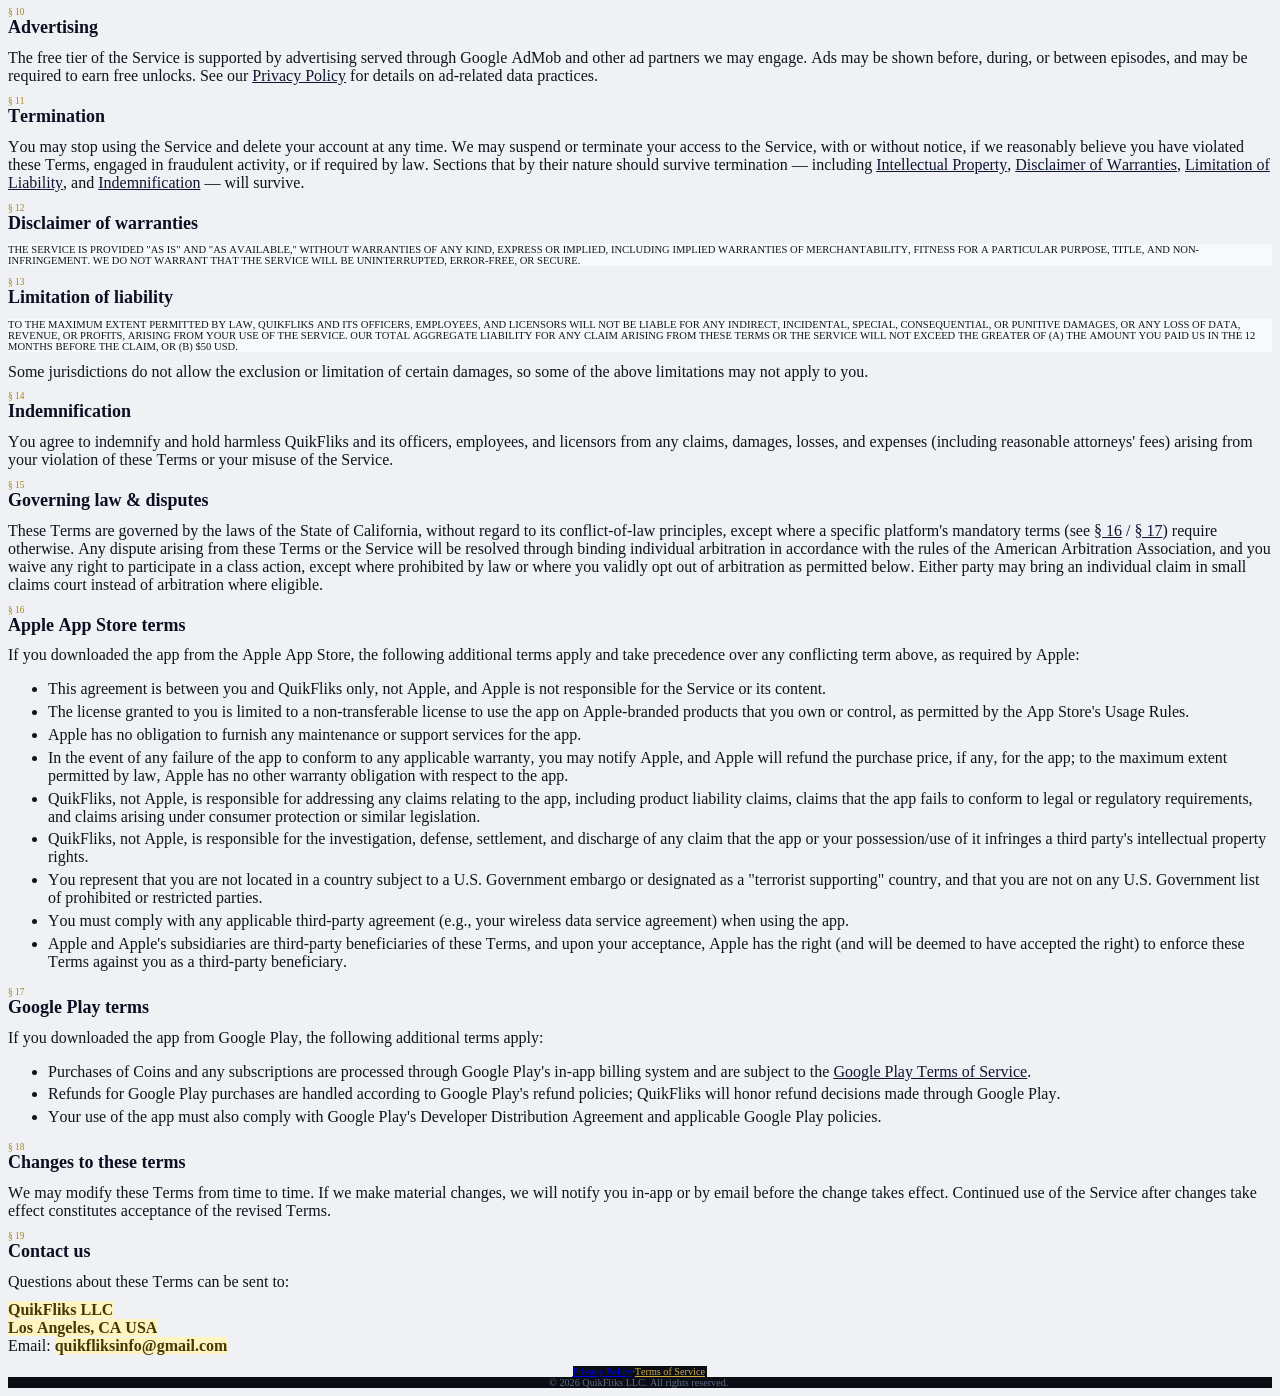
<file: terms.html>
<!DOCTYPE html PUBLIC "-//W3C//DTD HTML 4.01//EN" "http://www.w3.org/TR/html4/strict.dtd">
<html>
<head>
  <meta http-equiv="Content-Type" content="text/html; charset=utf-8">
  <meta http-equiv="Content-Style-Type" content="text/css">
  <title>Terms of Service — QuikFliks</title>
  <meta name="Description" content="QuikFliks Terms of Service — the rules for using the QuikFliks app and site.">
  <meta name="Generator" content="Cocoa HTML Writer">
  <meta name="CocoaVersion" content="2022.7">
  <style type="text/css">
    body {background-color: #eff1f4}
    p.p1 {margin: 0.0px 0.0px 0.0px 0.0px; font: 16.0px 'Helvetica Neue'; color: #e5e8f4; -webkit-text-stroke: #e5e8f4}
    p.p2 {margin: 0.0px 0.0px 0.0px 0.0px; font: 9.4px Menlo; color: #d3ae44; -webkit-text-stroke: #d3ae44}
    p.p4 {margin: 0.0px 0.0px 0.0px 0.0px; font: 11.0px 'Helvetica Neue'; color: #8892b4; -webkit-text-stroke: #8892b4}
    p.p5 {margin: 0.0px 0.0px 0.0px 0.0px; font: 11.0px 'Helvetica Neue'; color: #cfd4e7; -webkit-text-stroke: #cfd4e7}
    p.p6 {margin: 0.0px 0.0px 9.6px 0.0px; font: 8.4px Menlo; color: #ad8118; -webkit-text-stroke: #ad8118}
    p.p8 {margin: 0.0px 0.0px 28.8px 0.0px; font: 13.0px 'Helvetica Neue'; color: #2c3243; -webkit-text-stroke: #2c3243}
    p.p9 {margin: 0.0px 0.0px 0.0px 0.0px; font: 9.4px Menlo; color: #ad8118; -webkit-text-stroke: #ad8118}
    p.p11 {margin: 0.0px 0.0px 10.8px 0.0px; font: 16.0px 'Helvetica Neue'; color: #10131c; -webkit-text-stroke: #10131c}
    p.p13 {margin: 0.0px 0.0px 10.8px 0.0px; font: 10.6px 'Helvetica Neue'; color: #10131c; -webkit-text-stroke: #10131c; background-color: #f7f9fa}
    p.p14 {margin: 0.0px 0.0px 10.8px 0.0px; font: 16.0px 'Helvetica Neue'; color: #463804; -webkit-text-stroke: #463804}
    p.p15 {margin: 0.0px 0.0px 0.0px 0.0px; text-align: center; font: 10.2px 'Helvetica Neue'; color: #d3ae44; -webkit-text-stroke: #d3ae44}
    p.p16 {margin: 0.0px 0.0px 0.0px 0.0px; text-align: center; font: 10.2px 'Helvetica Neue'; color: #636d8b; -webkit-text-stroke: #636d8b; background-color: #0a0d13}
    li.li7 {margin: 0.0px 0.0px 0.0px 0.0px; font: 10.8px 'Helvetica Neue'; color: #2c3243; -webkit-text-stroke: #2c3243}
    li.li12 {margin: 0.0px 0.0px 4.8px 0.0px; font: 16.0px 'Helvetica Neue'; color: #10131c; -webkit-text-stroke: #10131c}
    span.s1 {font-kerning: none}
    span.s2 {font: 9.6px Times; font-kerning: none}
    span.s3 {font-kerning: none; color: #cfd4e7; -webkit-text-stroke: 0px #cfd4e7}
    span.s4 {font-kerning: none; color: #8892b4; -webkit-text-stroke: 0px #8892b4}
    span.s5 {font-kerning: none; background-color: #ffffff}
    span.s6 {background-color: #ffffff; -webkit-text-stroke: 0px #000000}
    span.s7 {font-kerning: none; color: #463804; background-color: #fff5c2; -webkit-text-stroke: 0px #463804}
    span.s8 {text-decoration: underline ; font-kerning: none; color: #0e1631; -webkit-text-stroke: 0px #0e1631}
    span.s9 {-webkit-text-stroke: 0px #000000}
    span.s10 {font-kerning: none; background-color: #fff5c2}
    span.s11 {font-kerning: none; color: #10131c; -webkit-text-stroke: 0px #10131c}
    span.s12 {text-decoration: underline ; font-kerning: none; color: #0000e9; background-color: #0a0d13}
    span.s13 {font-kerning: none; color: #636d8b; background-color: #0a0d13; -webkit-text-stroke: 0px #636d8b}
    span.s14 {text-decoration: underline ; font-kerning: none; color: #d3ae44; -webkit-text-stroke: 0px #d3ae44}
    ul.ul1 {list-style-type: none}
    ul.ul2 {list-style-type: disc}
  </style>
</head>
<body>
<p class="p1"><span class="s1"><br>
</span></p>
<p class="p2"><span class="s2"><b>Q</b></span><span class="s1"> QUIKFLIKS</span></p>
<h1 style="margin: 0.0px 0.0px 0.0px 0.0px; font: 34.8px Georgia; color: #ffffff; -webkit-text-stroke: #ffffff"><span class="s1"><b>Terms of Service</b></span></h1>
<p class="p4"><span class="s1">Last updated: </span><span class="s3"><b>August 5, 2026</b></span></p>
<p class="p5"><span class="s4">Applies to: </span><span class="s1"><b>QuikFliks iOS &amp; Android apps, and quikfliks.tv</b></span></p>
<p class="p1"><span class="s1"><br>
</span></p>
<p class="p6"><span class="s5">ON THIS PAGE</span></p>
<ul class="ul1">
  <li class="li7"><span class="s6"></span><span class="s5">Acceptance of terms</span></li>
  <li class="li7"><span class="s6"></span><span class="s5">Eligibility</span></li>
  <li class="li7"><span class="s6"></span><span class="s5">The service</span></li>
  <li class="li7"><span class="s6"></span><span class="s5">Accounts</span></li>
  <li class="li7"><span class="s6"></span><span class="s5">Virtual currency (Coins)</span></li>
  <li class="li7"><span class="s6"></span><span class="s5">Purchases &amp; billing</span></li>
  <li class="li7"><span class="s6"></span><span class="s5">Content license</span></li>
  <li class="li7"><span class="s6"></span><span class="s5">User conduct</span></li>
  <li class="li7"><span class="s6"></span><span class="s5">Intellectual property</span></li>
  <li class="li7"><span class="s6"></span><span class="s5">Advertising</span></li>
  <li class="li7"><span class="s6"></span><span class="s5">Termination</span></li>
  <li class="li7"><span class="s6"></span><span class="s5">Disclaimer of warranties</span></li>
  <li class="li7"><span class="s6"></span><span class="s5">Limitation of liability</span></li>
  <li class="li7"><span class="s6"></span><span class="s5">Indemnification</span></li>
  <li class="li7"><span class="s6"></span><span class="s5">Governing law &amp; disputes</span></li>
  <li class="li7"><span class="s6"></span><span class="s5">Apple App Store terms</span></li>
  <li class="li7"><span class="s6"></span><span class="s5">Google Play terms</span></li>
  <li class="li7"><span class="s6"></span><span class="s5">Changes to these terms</span></li>
  <li class="li7"><span class="s6"></span><span class="s5">Contact us</span></li>
</ul>
<p class="p8"><span class="s1">These Terms of Service ("Terms") are a legal agreement between you and </span><span class="s7"><b>QuikFliks LLC</b></span><span class="s1"> ("QuikFliks," "we," "us," or "our") governing your use of the QuikFliks mobile application and quikfliks.tv (together, the "Service"). By creating an account or using the Service, you agree to these Terms.</span></p>
<p class="p9"><span class="s1">§ 01</span></p>
<h2 style="margin: 0.0px 0.0px 10.8px 0.0px; font: 18.0px Georgia; color: #0b0f22; -webkit-text-stroke: #0b0f22"><span class="s1"><b>Acceptance of terms</b></span></h2>
<p class="p11"><span class="s1">By downloading, installing, accessing, or using the Service, you agree to be bound by these Terms and our <a href="file:///Users/Dan/Documents/QuikFliks/quikfliks-website/privacy-policy.html"><span class="s8">Privacy Policy</span></a>, which is incorporated by reference. If you do not agree, do not use the Service.</span></p>
<p class="p9"><span class="s1">§ 02</span></p>
<h2 style="margin: 0.0px 0.0px 10.8px 0.0px; font: 18.0px Georgia; color: #0b0f22; -webkit-text-stroke: #0b0f22"><span class="s1"><b>Eligibility</b></span></h2>
<p class="p11"><span class="s1">You must be at least </span><span class="s7"><b>13</b></span><span class="s1"> years old to create an account. If you are under 18, you may only use the Service with the involvement and consent of a parent or legal guardian. By using the Service, you represent that you meet these requirements and that use of the Service is not prohibited by the laws of your jurisdiction.</span></p>
<p class="p9"><span class="s1">§ 03</span></p>
<h2 style="margin: 0.0px 0.0px 10.8px 0.0px; font: 18.0px Georgia; color: #0b0f22; -webkit-text-stroke: #0b0f22"><span class="s1"><b>The service</b></span></h2>
<p class="p11"><span class="s1">QuikFliks is a micro-episodic vertical drama streaming app. Episodes are made available either (a) free, supported by advertising, subject to daily view limits, or (b) by unlocking with Coins, our in-app virtual currency. We may add, modify, or discontinue series, episodes, features, or unlock mechanics at any time.</span></p>
<p class="p9"><span class="s1">§ 04</span></p>
<h2 style="margin: 0.0px 0.0px 10.8px 0.0px; font: 18.0px Georgia; color: #0b0f22; -webkit-text-stroke: #0b0f22"><span class="s1"><b>Accounts</b></span></h2>
<ul class="ul2">
  <li class="li12"><span class="s9"></span><span class="s1">You are responsible for maintaining the confidentiality of your account credentials and for all activity under your account.</span></li>
  <li class="li12"><span class="s9"></span><span class="s1">You must provide accurate information and promptly update it if it changes.</span></li>
  <li class="li12"><span class="s9"></span><span class="s1">You may not share, sell, or transfer your account, or create an account for anyone other than yourself.</span></li>
  <li class="li12"><span class="s9"></span><span class="s1">We may suspend or terminate accounts that violate these Terms, as described in </span><span class="s8">Termination</span><span class="s1">.</span></li>
</ul>
<p class="p9"><span class="s1">§ 05</span></p>
<h2 style="margin: 0.0px 0.0px 10.8px 0.0px; font: 18.0px Georgia; color: #0b0f22; -webkit-text-stroke: #0b0f22"><span class="s1"><b>Virtual currency ("Coins")</b></span></h2>
<ul class="ul2">
  <li class="li12"><span class="s9"></span><span class="s1">Coins are a limited, revocable, non-transferable license to unlock episodes within the Service — not currency, property, or a store of value.</span></li>
  <li class="li12"><span class="s9"></span><span class="s1">Coins have no cash value and cannot be redeemed, exchanged, sold, or transferred for real money or anything of value outside the Service, except where required by law.</span></li>
  <li class="li12"><span class="s9"></span><span class="s1">Coins may be earned (e.g., through ad-gated unlocks) or purchased. We may set, and change, the number of Coins required to unlock an episode.</span></li>
  <li class="li12"><span class="s9"></span><span class="s1">Coins are non-refundable except where required by applicable law or as described in </span><span class="s8">Apple App Store terms</span><span class="s1"> / </span><span class="s8">Google Play terms</span><span class="s1"> below.</span></li>
  <li class="li12"><span class="s9"></span><span class="s1">We may limit, suspend, or cancel Coins in cases of suspected fraud, chargebacks, or violation of these Terms.</span></li>
  <li class="li12"><span class="s9"></span><span class="s1">Unused Coins have no guaranteed shelf life beyond your active use of the Service and do not survive account termination for cause.</span></li>
</ul>
<p class="p9"><span class="s1">§ 06</span></p>
<h2 style="margin: 0.0px 0.0px 10.8px 0.0px; font: 18.0px Georgia; color: #0b0f22; -webkit-text-stroke: #0b0f22"><span class="s1"><b>Purchases &amp; billing</b></span></h2>
<p class="p11"><span class="s1">All purchases of Coins are billed through Apple's App Store or Google Play Billing, depending on your device. Pricing, currency, tax, payment method, and refund handling for those purchases are governed by Apple's or Google's own terms and payment systems, not by QuikFliks directly. Subscriptions, if offered, will clearly disclose price, billing frequency, and cancellation instructions before purchase, and can be managed or cancelled through your Apple ID or Google Play account settings.</span></p>
<p class="p9"><span class="s1">§ 07</span></p>
<h2 style="margin: 0.0px 0.0px 10.8px 0.0px; font: 18.0px Georgia; color: #0b0f22; -webkit-text-stroke: #0b0f22"><span class="s1"><b>Content license</b></span></h2>
<p class="p11"><span class="s1">Subject to these Terms, we grant you a limited, non-exclusive, non-transferable, revocable license to stream and view QuikFliks content for personal, non-commercial entertainment purposes only. You may not download (except through in-app caching for offline playback where we explicitly enable it), copy, reproduce, distribute, publicly perform, publicly display, sell, rent, sublicense, or create derivative works from any content, in whole or in part, without our prior written consent.</span></p>
<p class="p9"><span class="s1">§ 08</span></p>
<h2 style="margin: 0.0px 0.0px 10.8px 0.0px; font: 18.0px Georgia; color: #0b0f22; -webkit-text-stroke: #0b0f22"><span class="s1"><b>User conduct</b></span></h2>
<p class="p11"><span class="s1">You agree not to:</span></p>
<ul class="ul2">
  <li class="li12"><span class="s9"></span><span class="s1">Circumvent, disable, or interfere with security-related features of the Service, including Coin/unlock mechanics or DRM.</span></li>
  <li class="li12"><span class="s9"></span><span class="s1">Use bots, scrapers, or automated means to access the Service or extract content.</span></li>
  <li class="li12"><span class="s9"></span><span class="s1">Reverse engineer, decompile, or disassemble the app except as permitted by law.</span></li>
  <li class="li12"><span class="s9"></span><span class="s1">Use the Service for any unlawful, fraudulent, or abusive purpose, including chargeback fraud.</span></li>
  <li class="li12"><span class="s9"></span><span class="s1">Upload or transmit viruses, malware, or other harmful code.</span></li>
  <li class="li12"><span class="s9"></span><span class="s1">Impersonate any person or entity, or misrepresent your affiliation with anyone.</span></li>
  <li class="li12"><span class="s9"></span><span class="s1">Harass, threaten, or abuse other users or QuikFliks staff, including in any in-app feedback or support channel.</span></li>
</ul>
<p class="p9"><span class="s1">§ 09</span></p>
<h2 style="margin: 0.0px 0.0px 10.8px 0.0px; font: 18.0px Georgia; color: #0b0f22; -webkit-text-stroke: #0b0f22"><span class="s1"><b>Intellectual property</b></span></h2>
<p class="p11"><span class="s1">The Service, including all series, episodes, scripts, characters, artwork, the QuikFliks name and logo, and underlying software, is owned by QuikFliks or its licensors and is protected by copyright, trademark, and other intellectual property laws. Nothing in these Terms transfers any ownership rights to you.</span></p>
<p class="p9"><span class="s1">§ 10</span></p>
<h2 style="margin: 0.0px 0.0px 10.8px 0.0px; font: 18.0px Georgia; color: #0b0f22; -webkit-text-stroke: #0b0f22"><span class="s1"><b>Advertising</b></span></h2>
<p class="p11"><span class="s1">The free tier of the Service is supported by advertising served through Google AdMob and other ad partners we may engage. Ads may be shown before, during, or between episodes, and may be required to earn free unlocks. See our <a href="file:///Users/Dan/Documents/QuikFliks/quikfliks-website/privacy-policy.html#ads"><span class="s8">Privacy Policy</span></a> for details on ad-related data practices.</span></p>
<p class="p9"><span class="s1">§ 11</span></p>
<h2 style="margin: 0.0px 0.0px 10.8px 0.0px; font: 18.0px Georgia; color: #0b0f22; -webkit-text-stroke: #0b0f22"><span class="s1"><b>Termination</b></span></h2>
<p class="p11"><span class="s1">You may stop using the Service and delete your account at any time. We may suspend or terminate your access to the Service, with or without notice, if we reasonably believe you have violated these Terms, engaged in fraudulent activity, or if required by law. Sections that by their nature should survive termination — including </span><span class="s8">Intellectual Property</span><span class="s1">, </span><span class="s8">Disclaimer of Warranties</span><span class="s1">, </span><span class="s8">Limitation of Liability</span><span class="s1">, and </span><span class="s8">Indemnification</span><span class="s1"> — will survive.</span></p>
<p class="p9"><span class="s1">§ 12</span></p>
<h2 style="margin: 0.0px 0.0px 10.8px 0.0px; font: 18.0px Georgia; color: #0b0f22; -webkit-text-stroke: #0b0f22"><span class="s1"><b>Disclaimer of warranties</b></span></h2>
<p class="p13"><span class="s1">THE SERVICE IS PROVIDED "AS IS" AND "AS AVAILABLE," WITHOUT WARRANTIES OF ANY KIND, EXPRESS OR IMPLIED, INCLUDING IMPLIED WARRANTIES OF MERCHANTABILITY, FITNESS FOR A PARTICULAR PURPOSE, TITLE, AND NON-INFRINGEMENT. WE DO NOT WARRANT THAT THE SERVICE WILL BE UNINTERRUPTED, ERROR-FREE, OR SECURE.</span></p>
<p class="p9"><span class="s1">§ 13</span></p>
<h2 style="margin: 0.0px 0.0px 10.8px 0.0px; font: 18.0px Georgia; color: #0b0f22; -webkit-text-stroke: #0b0f22"><span class="s1"><b>Limitation of liability</b></span></h2>
<p class="p13"><span class="s1">TO THE MAXIMUM EXTENT PERMITTED BY LAW, QUIKFLIKS AND ITS OFFICERS, EMPLOYEES, AND LICENSORS WILL NOT BE LIABLE FOR ANY INDIRECT, INCIDENTAL, SPECIAL, CONSEQUENTIAL, OR PUNITIVE DAMAGES, OR ANY LOSS OF DATA, REVENUE, OR PROFITS, ARISING FROM YOUR USE OF THE SERVICE. OUR TOTAL AGGREGATE LIABILITY FOR ANY CLAIM ARISING FROM THESE TERMS OR THE SERVICE WILL NOT EXCEED THE GREATER OF (A) THE AMOUNT YOU PAID US IN THE 12 MONTHS BEFORE THE CLAIM, OR (B) $50 USD.</span></p>
<p class="p11"><span class="s1">Some jurisdictions do not allow the exclusion or limitation of certain damages, so some of the above limitations may not apply to you.</span></p>
<p class="p9"><span class="s1">§ 14</span></p>
<h2 style="margin: 0.0px 0.0px 10.8px 0.0px; font: 18.0px Georgia; color: #0b0f22; -webkit-text-stroke: #0b0f22"><span class="s1"><b>Indemnification</b></span></h2>
<p class="p11"><span class="s1">You agree to indemnify and hold harmless QuikFliks and its officers, employees, and licensors from any claims, damages, losses, and expenses (including reasonable attorneys' fees) arising from your violation of these Terms or your misuse of the Service.</span></p>
<p class="p9"><span class="s1">§ 15</span></p>
<h2 style="margin: 0.0px 0.0px 10.8px 0.0px; font: 18.0px Georgia; color: #0b0f22; -webkit-text-stroke: #0b0f22"><span class="s1"><b>Governing law &amp; disputes</b></span></h2>
<p class="p11"><span class="s1">These Terms are governed by the laws of the State of California, without regard to its conflict-of-law principles, except where a specific platform's mandatory terms (see </span><span class="s8">§ 16</span><span class="s1"> / </span><span class="s8">§ 17</span><span class="s1">) require otherwise. Any dispute arising from these Terms or the Service will be resolved through binding individual arbitration in accordance with the rules of the American Arbitration Association, and you waive any right to participate in a class action, except where prohibited by law or where you validly opt out of arbitration as permitted below. Either party may bring an individual claim in small claims court instead of arbitration where eligible.</span></p>
<p class="p9"><span class="s1">§ 16</span></p>
<h2 style="margin: 0.0px 0.0px 10.8px 0.0px; font: 18.0px Georgia; color: #0b0f22; -webkit-text-stroke: #0b0f22"><span class="s1"><b>Apple App Store terms</b></span></h2>
<p class="p11"><span class="s1">If you downloaded the app from the Apple App Store, the following additional terms apply and take precedence over any conflicting term above, as required by Apple:</span></p>
<ul class="ul2">
  <li class="li12"><span class="s9"></span><span class="s1">This agreement is between you and QuikFliks only, not Apple, and Apple is not responsible for the Service or its content.</span></li>
  <li class="li12"><span class="s9"></span><span class="s1">The license granted to you is limited to a non-transferable license to use the app on Apple-branded products that you own or control, as permitted by the App Store's Usage Rules.</span></li>
  <li class="li12"><span class="s9"></span><span class="s1">Apple has no obligation to furnish any maintenance or support services for the app.</span></li>
  <li class="li12"><span class="s9"></span><span class="s1">In the event of any failure of the app to conform to any applicable warranty, you may notify Apple, and Apple will refund the purchase price, if any, for the app; to the maximum extent permitted by law, Apple has no other warranty obligation with respect to the app.</span></li>
  <li class="li12"><span class="s9"></span><span class="s1">QuikFliks, not Apple, is responsible for addressing any claims relating to the app, including product liability claims, claims that the app fails to conform to legal or regulatory requirements, and claims arising under consumer protection or similar legislation.</span></li>
  <li class="li12"><span class="s9"></span><span class="s1">QuikFliks, not Apple, is responsible for the investigation, defense, settlement, and discharge of any claim that the app or your possession/use of it infringes a third party's intellectual property rights.</span></li>
  <li class="li12"><span class="s9"></span><span class="s1">You represent that you are not located in a country subject to a U.S. Government embargo or designated as a "terrorist supporting" country, and that you are not on any U.S. Government list of prohibited or restricted parties.</span></li>
  <li class="li12"><span class="s9"></span><span class="s1">You must comply with any applicable third-party agreement (e.g., your wireless data service agreement) when using the app.</span></li>
  <li class="li12"><span class="s9"></span><span class="s1">Apple and Apple's subsidiaries are third-party beneficiaries of these Terms, and upon your acceptance, Apple has the right (and will be deemed to have accepted the right) to enforce these Terms against you as a third-party beneficiary.</span></li>
</ul>
<p class="p9"><span class="s1">§ 17</span></p>
<h2 style="margin: 0.0px 0.0px 10.8px 0.0px; font: 18.0px Georgia; color: #0b0f22; -webkit-text-stroke: #0b0f22"><span class="s1"><b>Google Play terms</b></span></h2>
<p class="p11"><span class="s1">If you downloaded the app from Google Play, the following additional terms apply:</span></p>
<ul class="ul2">
  <li class="li12"><span class="s9"></span><span class="s1">Purchases of Coins and any subscriptions are processed through Google Play's in-app billing system and are subject to the <a href="https://play.google.com/intl/en-us_us/about/play-terms/"><span class="s8">Google Play Terms of Service</span></a>.</span></li>
  <li class="li12"><span class="s9"></span><span class="s1">Refunds for Google Play purchases are handled according to Google Play's refund policies; QuikFliks will honor refund decisions made through Google Play.</span></li>
  <li class="li12"><span class="s9"></span><span class="s1">Your use of the app must also comply with Google Play's Developer Distribution Agreement and applicable Google Play policies.</span></li>
</ul>
<p class="p9"><span class="s1">§ 18</span></p>
<h2 style="margin: 0.0px 0.0px 10.8px 0.0px; font: 18.0px Georgia; color: #0b0f22; -webkit-text-stroke: #0b0f22"><span class="s1"><b>Changes to these terms</b></span></h2>
<p class="p11"><span class="s1">We may modify these Terms from time to time. If we make material changes, we will notify you in-app or by email before the change takes effect. Continued use of the Service after changes take effect constitutes acceptance of the revised Terms.</span></p>
<p class="p9"><span class="s1">§ 19</span></p>
<h2 style="margin: 0.0px 0.0px 10.8px 0.0px; font: 18.0px Georgia; color: #0b0f22; -webkit-text-stroke: #0b0f22"><span class="s1"><b>Contact us</b></span></h2>
<p class="p11"><span class="s1">Questions about these Terms can be sent to:</span></p>
<p class="p14"><span class="s10"><b>QuikFliks LLC</b></span><span class="s11"><br>
</span><span class="s10"><b>Los Angeles, CA USA</b></span><span class="s11"><br>
Email: </span><span class="s10"><b>quikfliksinfo@gmail.com</b></span><span class="s11"><span class="Apple-converted-space"> </span></span></p>
<p class="p15"><span class="s12"><a href="file:///Users/Dan/Documents/QuikFliks/quikfliks-website/privacy-policy.html">Privacy Policy</a></span><span class="s13">·<a href="file:///Users/Dan/Documents/QuikFliks/quikfliks-website/terms.html"><span class="s14">Terms of Service</span></a><span class="Apple-converted-space"> </span></span></p>
<p class="p16"><span class="s1">© 2026 QuikFliks LLC. All rights reserved.<span class="Apple-converted-space"> </span></span></p>
</body>
</html>
</file>
<file: style.css>
* {
    margin: 0;
    padding: 0;
    box-sizing: border-box;
}


html {
    scroll-behavior: smooth;
}


body {
    font-family: "Helvetica Neue", Helvetica, Arial, sans-serif;
    background: #0a0a0a;
    color: #ffffff;
    line-height: 1.6;
}


/* Navigation */

.navbar {

    position: fixed;
    top: 0;
    width: 100%;
    height: 80px;

    display: flex;
    justify-content: space-between;
    align-items: center;

    padding: 0 7%;

    background: rgba(10,10,10,0.75);
    backdrop-filter: blur(12px);

    z-index: 1000;

}


.logo img {

    width: 130px;
    height: auto;

}



nav {

    display: flex;
    gap: 35px;

}



nav a {

    color: white;
    text-decoration: none;

    font-size: 15px;

    transition: 0.3s;

}



nav a:hover {

    color: #d4af37;

}





/* Hero */

.hero {

    height: 100vh;
    min-height: 700px;

    display: flex;
    align-items: center;
    justify-content: center;

    position: relative;

    background:

    radial-gradient(
        circle at top,
        rgba(212,175,55,0.18),
        transparent 45%
    ),

    linear-gradient(
        180deg,
        #111111,
        #050505
    );

}



.hero-overlay {

    position: absolute;
    inset: 0;

    background:
    linear-gradient(
        rgba(0,0,0,.25),
        rgba(0,0,0,.85)
    );

}



.hero-content {

    position: relative;

    text-align: center;

    max-width: 900px;

    padding: 20px;

}



.hero-logo {

    width: 260px;

    margin-bottom: 35px;

}



.hero h1 {

    font-size: clamp(2.5rem, 5vw, 4.5rem);

    line-height: 1.1;

    margin-bottom: 25px;

    letter-spacing: -2px;

}



.hero p {

    font-size: 1.25rem;

    color: #cccccc;

    max-width: 650px;

    margin: auto;

    margin-bottom: 40px;

}





/* Buttons */


.download-buttons {

    display: flex;

    justify-content: center;

    gap: 20px;

    flex-wrap: wrap;

}



.store-button {

    background: #ffffff;

    color: #000000;

    text-decoration: none;

    padding: 15px 28px;

    border-radius: 50px;

    font-weight: 600;

    transition: .3s;

}



.store-button:hover {

    transform: translateY(-3px);

    background: #d4af37;

}






/* Sections */


.section {

    padding: 100px 8%;

    max-width: 1200px;

    margin: auto;

}



.section h2 {

    text-align: center;

    font-size: 3rem;

    margin-bottom: 40px;

}



.section p {

    max-width: 850px;

    margin: auto;

    text-align: center;

    color: #c7c7c7;

    font-size: 1.15rem;

}






/* Feature Cards */


.cards {

    margin-top: 60px;

    display: grid;

    grid-template-columns: repeat(4,1fr);

    gap: 25px;

}



.card {

    background:

    linear-gradient(
        145deg,
        rgba(255,255,255,.08),
        rgba(255,255,255,.02)
    );


    border: 1px solid rgba(255,255,255,.1);

    padding: 35px 25px;

    border-radius: 20px;

    text-align: center;

    transition: .3s;

}



.card:hover {

    transform: translateY(-8px);

    border-color: #d4af37;

}



.card h3 {

    margin-bottom: 15px;

    font-size: 1.4rem;

}



.card p {

    font-size: 1rem;

}






/* Support */


.support {

    text-align:center;

}



.email {

    display:inline-block;

    margin-top:25px;

    color:#d4af37;

    font-size:1.2rem;

    text-decoration:none;

}



.email:hover {

    text-decoration:underline;

}






/* Footer */


footer {

    padding:50px 20px;

    text-align:center;

    border-top:1px solid rgba(255,255,255,.1);

    color:#888;

}



.footer-links {

    display:flex;

    justify-content:center;

    gap:30px;

    margin-bottom:20px;

}



.footer-links a {

    color:#aaa;

    text-decoration:none;

}



.footer-links a:hover {

    color:#ffffff;

}





/* Responsive */


@media(max-width:900px){


    .navbar {

        padding:0 5%;

    }


    nav {

        gap:15px;

    }


    .hero-logo {

        width:200px;

    }


    .cards {

        grid-template-columns:1fr 1fr;

    }


}



@media(max-width:600px){


    .navbar {

        height:70px;

    }


    nav {

        display:none;

    }


    .hero {

        min-height:650px;

    }


    .hero h1 {

        font-size:2.5rem;

    }


    .hero p {

        font-size:1rem;

    }


    .section {

        padding:70px 5%;

    }


    .section h2 {

        font-size:2.2rem;

    }


    .cards {

        grid-template-columns:1fr;

    }


}
</file>
